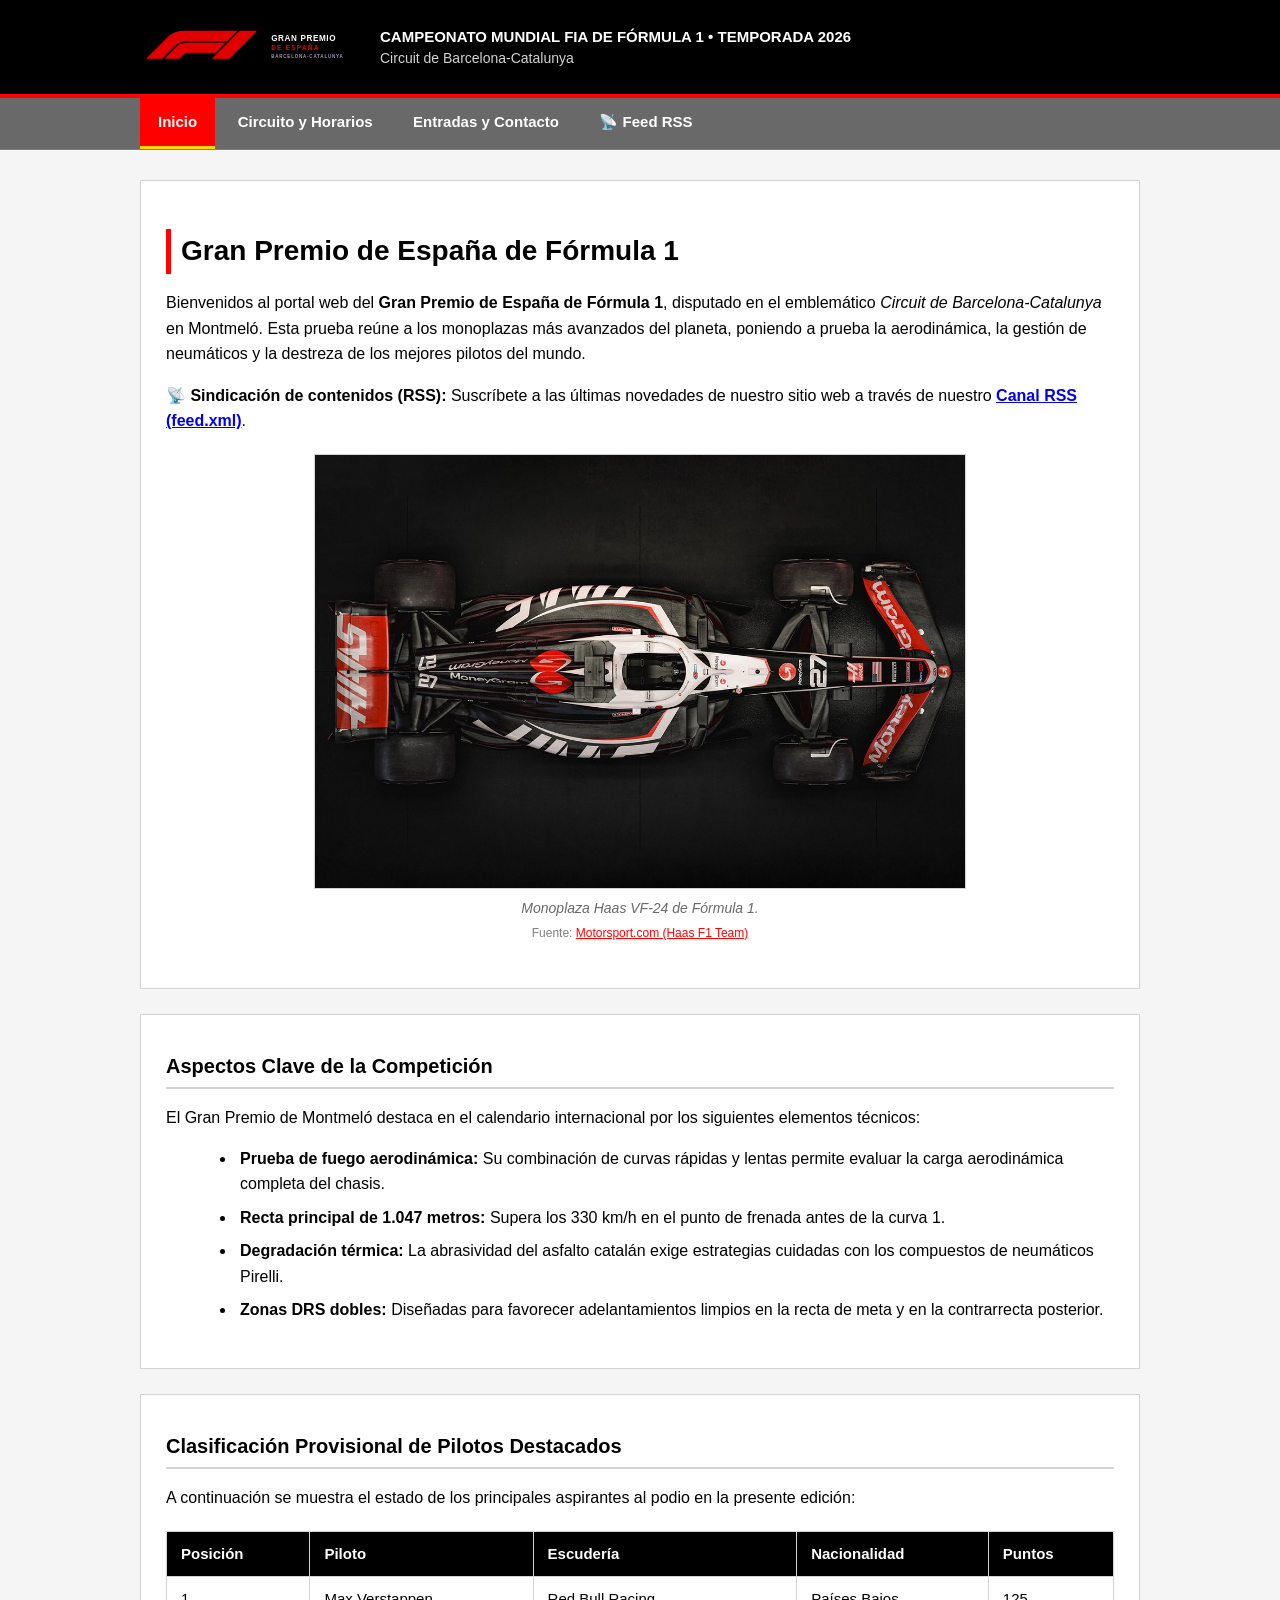
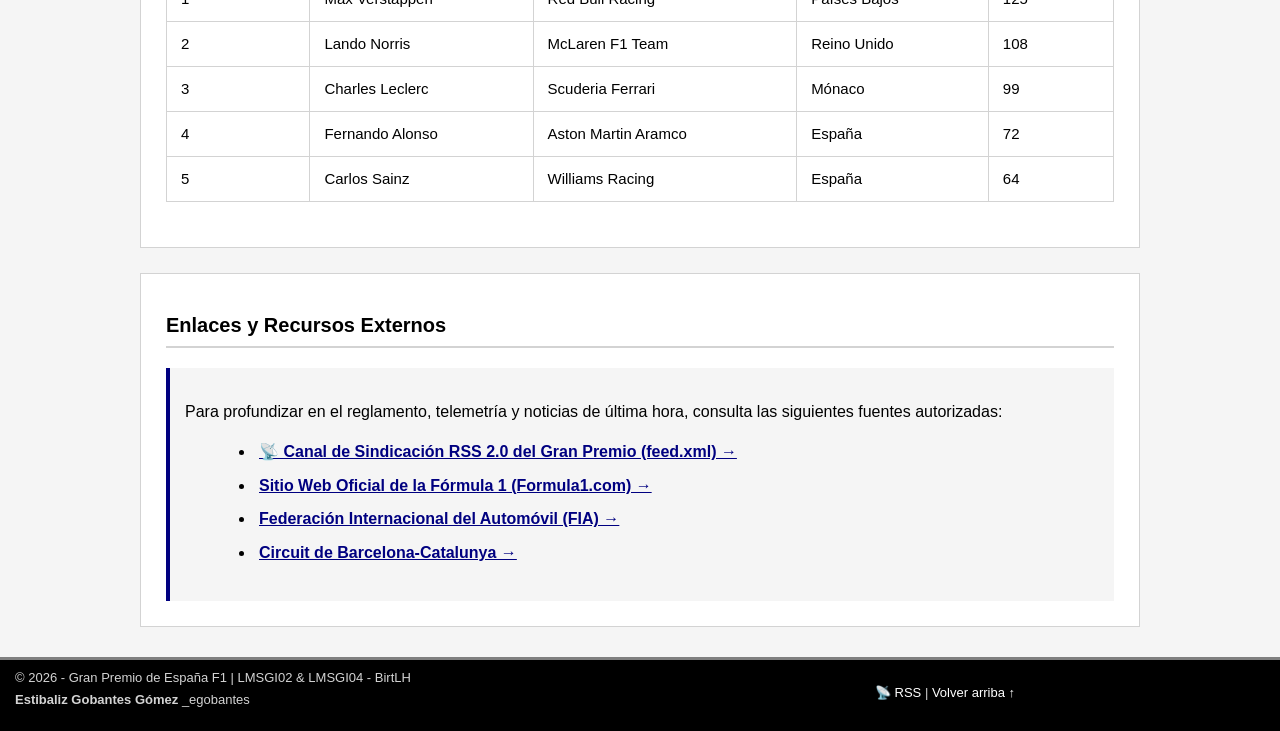
<file: index.html>
<!DOCTYPE html>
<html lang="es">

<head>
    <!--
        ACTIVIDAD: LMSGI02.1 y LMSGI04.1 - Lenguajes de Marcas en Entornos Web y Sindicación RSS
        index.html (Página Principal del Gran Premio con enlace a feed.xml)
        Estibaliz Gobantes Gómez_egobantes
    -->
    <meta charset="UTF-8">
    <title>Gran Premio de España F1 - Portada</title>
    <!-- Enlace a la hoja de estilos-->
    <link rel="stylesheet" href="estilos/estilos.css">
    <!-- Autodescubrimiento del canal RSS 2.0 (LMSGI04) -->
    <link rel="alternate" type="application/rss+xml" title="Canal RSS - Gran Premio de España F1" href="feed.xml">
</head>

<body>
    <!-- Encabezado página -->
    <header>
        <div class="contenedor-cabecera">
            <a href="index.html" class="enlace-logo">
                <!-- Imagen del logo con texto -->
                <img src="imagenes/logo_f1.svg" alt="Logotipo oficial del Gran Premio de España de Fórmula 1"
                    class="logo">
            </a>
            <div class="subtitulo-cabecera">
                <p class="linea-titulo">CAMPEONATO MUNDIAL FIA DE FÓRMULA 1 &bull; TEMPORADA 2026</p>
                <p class="linea-subtitulo">Circuit de Barcelona-Catalunya</p>
            </div>
        </div>
    </header>

    <!-- Menú de navegación -->
    <nav>
        <ul class="menu-navegacion">
            <li class="elemento-menu"><a href="index.html" class="enlace-menu pagina-activa">Inicio</a></li>
            <li class="elemento-menu"><a href="circuito.html" class="enlace-menu">Circuito y Horarios</a></li>
            <li class="elemento-menu"><a href="contacto.html" class="enlace-menu">Entradas y Contacto</a></li>
            <li class="elemento-menu"><a href="feed.xml" class="enlace-menu" target="_blank">📡 Feed RSS</a></li>
        </ul>
    </nav>

    <!-- Contenido de la página -->
    <main>
        <!-- Bienvenida y presentación -->
        <article>
            <h1>Gran Premio de España de Fórmula 1</h1>
            <p>
                Bienvenidos al portal web del <strong>Gran Premio de España de Fórmula 1</strong>, disputado en el
                emblemático <em>Circuit de Barcelona-Catalunya</em> en Montmeló. Esta prueba reúne a los monoplazas
                más avanzados del planeta, poniendo a prueba la aerodinámica, la gestión de neumáticos y la destreza
                de los mejores pilotos del mundo.
            </p>
            <p>
                <strong>📡 Sindicación de contenidos (RSS):</strong> Suscríbete a las últimas novedades de nuestro sitio web a través de nuestro <a href="feed.xml" target="_blank"><strong>Canal RSS (feed.xml)</strong></a>.
            </p>
            <figure class="contenedor-imagen">
                <img src="imagenes/haas_vf24.jpg"
                    alt="Monoplaza Haas VF-24 de Fórmula 1 durante la presentación oficial de su decoración"
                    class="imagen-centrada">
                <figcaption>
                    Monoplaza Haas VF-24 de Fórmula 1.
                    <span class="fuente-imagen">Fuente: <a
                            href="https://es.motorsport.com/f1/galleries/haas-decoracion-coche-vf24/1725/#68245788"
                            target="_blank">Motorsport.com (Haas F1 Team)</a></span>
                </figcaption>
            </figure>
        </article>

        <!-- Sección LISTA-->
        <section>
            <h2>Aspectos Clave de la Competición</h2>
            <p>El Gran Premio de Montmeló destaca en el calendario internacional por los siguientes elementos técnicos:
            </p>
            <ul class="lista-destacada">
                <li><strong>Prueba de fuego aerodinámica:</strong> Su combinación de curvas rápidas y lentas permite
                    evaluar la carga aerodinámica completa del chasis.</li>
                <li><strong>Recta principal de 1.047 metros:</strong> Supera los 330 km/h en el punto de frenada antes
                    de la curva 1.</li>
                <li><strong>Degradación térmica:</strong> La abrasividad del asfalto catalán exige estrategias cuidadas
                    con los compuestos de neumáticos Pirelli.</li>
                <li><strong>Zonas DRS dobles:</strong> Diseñadas para favorecer adelantamientos limpios en la recta de
                    meta y en la contrarrecta posterior.</li>
            </ul>
        </section>

        <!-- Sección TABLA CLASIFICACIÓN -->
        <section>
            <h2>Clasificación Provisional de Pilotos Destacados</h2>
            <p>A continuación se muestra el estado de los principales aspirantes al podio en la presente edición:</p>
            <table class="tabla-datos">
                <thead>
                    <tr>
                        <th>Posición</th>
                        <th>Piloto</th>
                        <th>Escudería</th>
                        <th>Nacionalidad</th>
                        <th>Puntos</th>
                    </tr>
                </thead>
                <tbody>
                    <tr>
                        <td>1</td>
                        <td>Max Verstappen</td>
                        <td>Red Bull Racing</td>
                        <td>Países Bajos</td>
                        <td>125</td>
                    </tr>
                    <tr>
                        <td>2</td>
                        <td>Lando Norris</td>
                        <td>McLaren F1 Team</td>
                        <td>Reino Unido</td>
                        <td>108</td>
                    </tr>
                    <tr>
                        <td>3</td>
                        <td>Charles Leclerc</td>
                        <td>Scuderia Ferrari</td>
                        <td>Mónaco</td>
                        <td>99</td>
                    </tr>
                    <tr>
                        <td>4</td>
                        <td>Fernando Alonso</td>
                        <td>Aston Martin Aramco</td>
                        <td>España</td>
                        <td>72</td>
                    </tr>
                    <tr>
                        <td>5</td>
                        <td>Carlos Sainz</td>
                        <td>Williams Racing</td>
                        <td>España</td>
                        <td>64</td>
                    </tr>
                </tbody>
            </table>
        </section>

        <!-- ENLACES  -->
        <section>
            <h2>Enlaces y Recursos Externos</h2>
            <div class="tarjeta-enlaces">
                <p>Para profundizar en el reglamento, telemetría y noticias de última hora, consulta las siguientes
                    fuentes autorizadas:</p>
                <ul class="lista-destacada">
                    <li>
                        <a href="feed.xml" target="_blank">
                            📡 Canal de Sindicación RSS 2.0 del Gran Premio (feed.xml) &rarr;
                        </a>
                    </li>
                    <li>
                        <a href="https://www.formula1.com" target="_blank">
                            Sitio Web Oficial de la Fórmula 1 (Formula1.com) &rarr;
                        </a>
                    </li>
                    <li>
                        <a href="https://www.fia.com" target="_blank">
                            Federación Internacional del Automóvil (FIA) &rarr;
                        </a>
                    </li>
                    <li>
                        <a href="https://www.circuitcat.com" target="_blank">
                            Circuit de Barcelona-Catalunya &rarr;
                        </a>
                    </li>
                </ul>
            </div>
        </section>

    </main>

    <!-- Pie de página -->
    <footer>
        <div class="contenedor-pie">
            <div class="creditos-pie">
                <p>&copy; 2026 - Gran Premio de España F1 | LMSGI02 &amp; LMSGI04 - BirtLH</p>
                <p><strong>Estibaliz Gobantes Gómez </strong>_egobantes</p>
            </div>
            <div class="enlaces-pie">
                <p><a href="feed.xml" target="_blank">📡 RSS</a> | <a href="index.html">Volver arriba &uarr;</a></p>
            </div>
        </div>
    </footer>

</body>

</html>
</file>
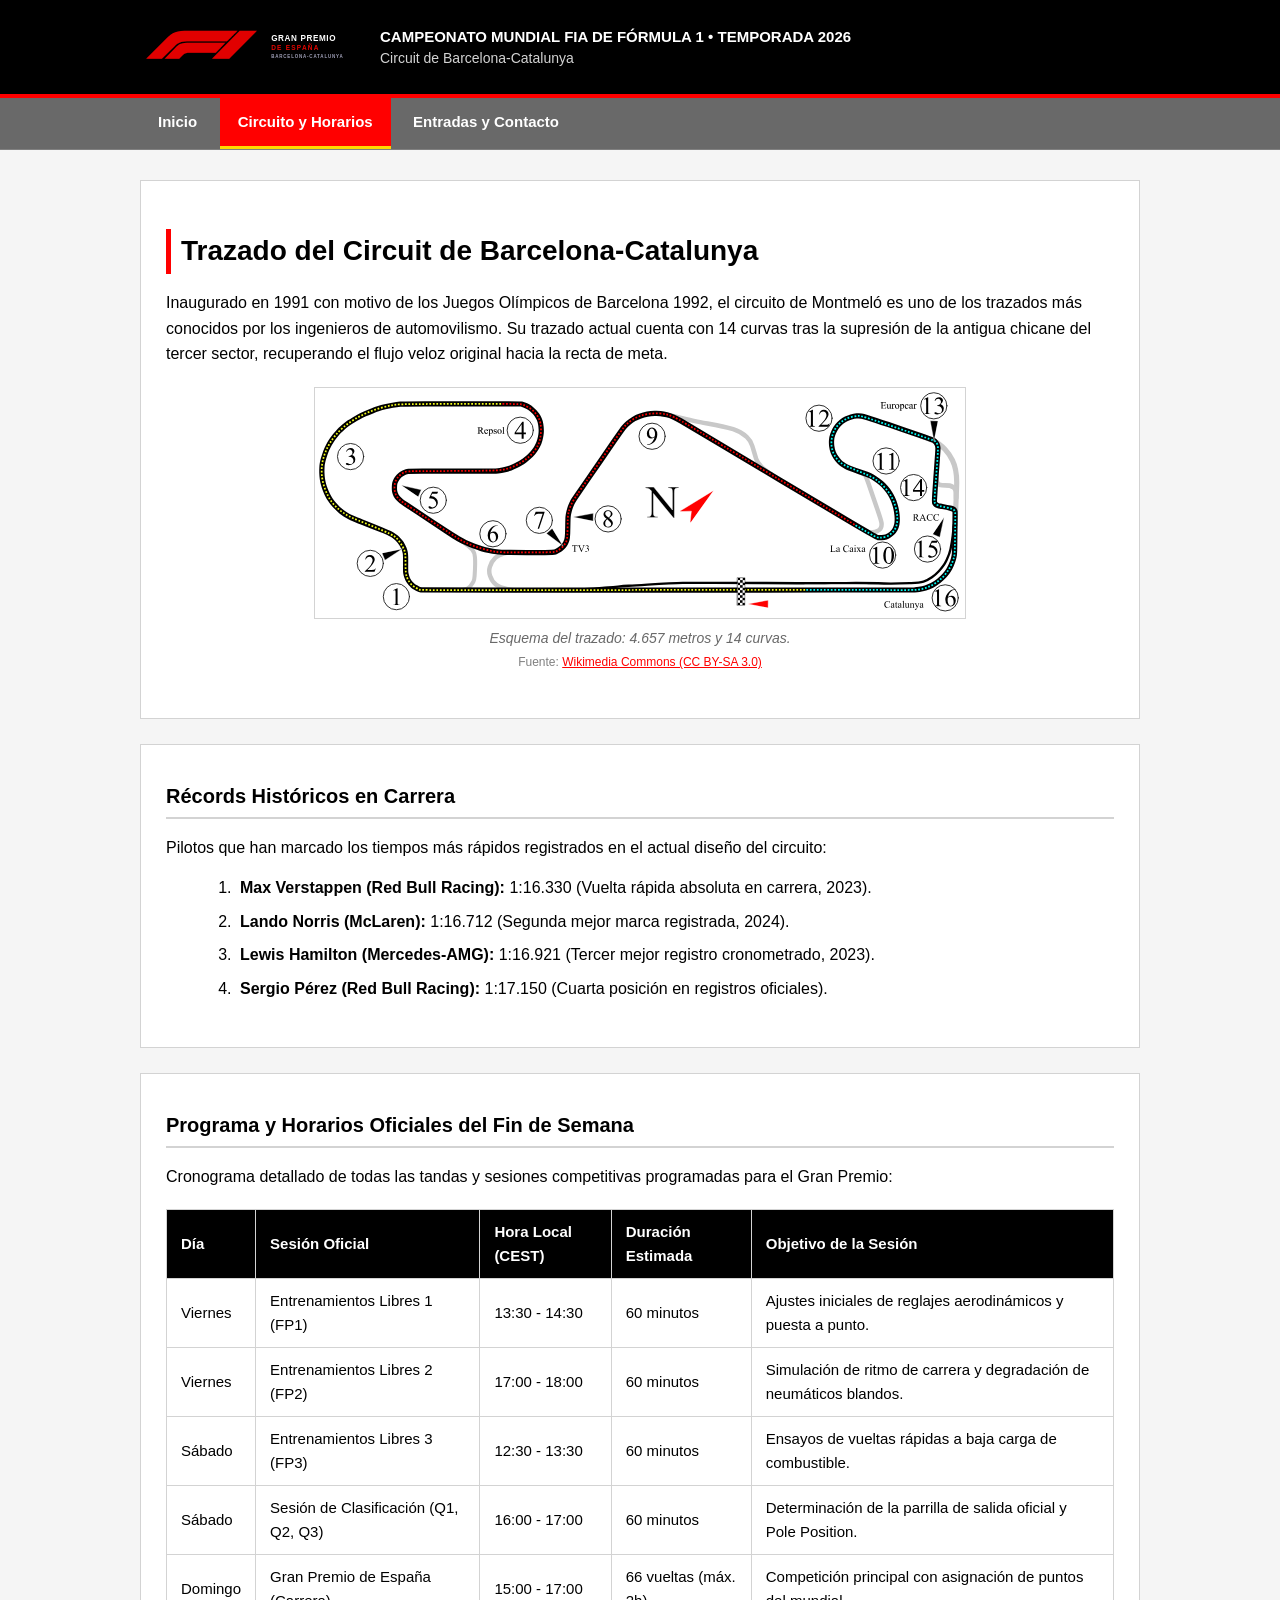
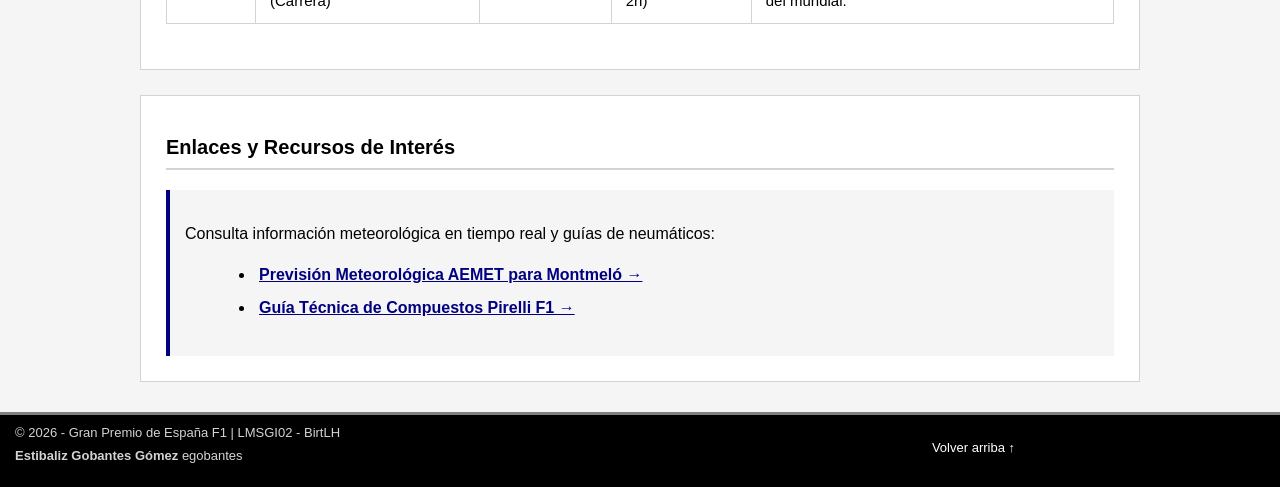
<file: circuito.html>
<!DOCTYPE html>
<html lang="es">

<head>
    <!--
        ACTIVIDAD: LMSGI02.1 - Lenguajes de Marcas en Entornos Web (HTML y CSS)
        circuito.html (Ficha Técnica y Horarios del Circuito)
        Estibaliz Gobantes Gómez_egobantes
    -->
    <meta charset="UTF-8">
    <title>Gran Premio de España F1 - Circuito y Horarios</title>
    <!-- Enlace a la hoja de estilos-->
    <link rel="stylesheet" href="estilos/estilos.css">
</head>

<body>

    <!-- Encabezado general -->
    <header>
        <div class="contenedor-cabecera">
            <a href="index.html" class="enlace-logo">
                <img src="imagenes/logo_f1.svg" alt="Logotipo oficial del Gran Premio de España de Fórmula 1"
                    class="logo">
            </a>
            <div class="subtitulo-cabecera">
                <p class="linea-titulo">CAMPEONATO MUNDIAL FIA DE FÓRMULA 1 &bull; TEMPORADA 2026</p>
                <p class="linea-subtitulo">Circuit de Barcelona-Catalunya</p>
            </div>
        </div>
    </header>

    <!-- Menú de navegación -->
    <nav>
        <ul class="menu-navegacion">
            <li class="elemento-menu"><a href="index.html" class="enlace-menu">Inicio</a></li>
            <li class="elemento-menu"><a href="circuito.html" class="enlace-menu pagina-activa">Circuito y Horarios</a>
            </li>
            <li class="elemento-menu"><a href="contacto.html" class="enlace-menu">Entradas y Contacto</a></li>
        </ul>
    </nav>

    <main>

        <!-- Artículo de presentación del circuito y trazado -->
        <article>
            <h1>Trazado del Circuit de Barcelona-Catalunya</h1>
            <p>
                Inaugurado en 1991 con motivo de los Juegos Olímpicos de Barcelona 1992, el circuito de Montmeló
                es uno de los trazados más conocidos por los ingenieros de automovilismo. Su trazado actual cuenta
                con 14 curvas tras la supresión de la antigua chicane del tercer sector, recuperando el flujo
                veloz original hacia la recta de meta.
            </p>

            <figure class="contenedor-imagen">
                <img src="imagenes/circuito_montmelo.svg"
                    alt="Plano técnico con las curvas, recta de meta y zonas DRS del Circuit de Barcelona-Catalunya"
                    class="imagen-centrada">
                <figcaption>
                    Esquema del trazado: 4.657 metros y 14 curvas.
                    <span class="fuente-imagen">Fuente: <a
                            href="https://commons.wikimedia.org/wiki/File:Formula1_Circuit_Catalunya_2021.svg"
                            target="_blank">Wikimedia Commons (CC BY-SA 3.0)</a></span>
                </figcaption>
            </figure>
        </article>

        <!-- Sección LISTA carreras -->
        <section>
            <h2>Récords Históricos en Carrera</h2>
            <p>Pilotos que han marcado los tiempos más rápidos registrados en el actual diseño del circuito:</p>

            <ol class="lista-destacada">
                <li><strong>Max Verstappen (Red Bull Racing):</strong> 1:16.330 (Vuelta rápida absoluta en carrera,
                    2023).</li>
                <li><strong>Lando Norris (McLaren):</strong> 1:16.712 (Segunda mejor marca registrada, 2024).</li>
                <li><strong>Lewis Hamilton (Mercedes-AMG):</strong> 1:16.921 (Tercer mejor registro cronometrado, 2023).
                </li>
                <li><strong>Sergio Pérez (Red Bull Racing):</strong> 1:17.150 (Cuarta posición en registros oficiales).
                </li>
            </ol>
        </section>

        <!-- Sección TABLA horarios-->
        <section>
            <h2>Programa y Horarios Oficiales del Fin de Semana</h2>
            <p>Cronograma detallado de todas las tandas y sesiones competitivas programadas para el Gran Premio:</p>

            <table class="tabla-datos">
                <thead>
                    <tr>
                        <th>Día</th>
                        <th>Sesión Oficial</th>
                        <th>Hora Local (CEST)</th>
                        <th>Duración Estimada</th>
                        <th>Objetivo de la Sesión</th>
                    </tr>
                </thead>
                <tbody>
                    <tr>
                        <td>Viernes</td>
                        <td>Entrenamientos Libres 1 (FP1)</td>
                        <td>13:30 - 14:30</td>
                        <td>60 minutos</td>
                        <td>Ajustes iniciales de reglajes aerodinámicos y puesta a punto.</td>
                    </tr>
                    <tr>
                        <td>Viernes</td>
                        <td>Entrenamientos Libres 2 (FP2)</td>
                        <td>17:00 - 18:00</td>
                        <td>60 minutos</td>
                        <td>Simulación de ritmo de carrera y degradación de neumáticos blandos.</td>
                    </tr>
                    <tr>
                        <td>Sábado</td>
                        <td>Entrenamientos Libres 3 (FP3)</td>
                        <td>12:30 - 13:30</td>
                        <td>60 minutos</td>
                        <td>Ensayos de vueltas rápidas a baja carga de combustible.</td>
                    </tr>
                    <tr>
                        <td>Sábado</td>
                        <td>Sesión de Clasificación (Q1, Q2, Q3)</td>
                        <td>16:00 - 17:00</td>
                        <td>60 minutos</td>
                        <td>Determinación de la parrilla de salida oficial y Pole Position.</td>
                    </tr>
                    <tr>
                        <td>Domingo</td>
                        <td>Gran Premio de España (Carrera)</td>
                        <td>15:00 - 17:00</td>
                        <td>66 vueltas (máx. 2h)</td>
                        <td>Competición principal con asignación de puntos del mundial.</td>
                    </tr>
                </tbody>
            </table>
        </section>

        <!-- Sección de enlaces externos -->
        <section>
            <h2>Enlaces y Recursos de Interés</h2>
            <div class="tarjeta-enlaces">
                <p>Consulta información meteorológica en tiempo real y guías de neumáticos:</p>
                <ul class="lista-destacada">
                    <li>
                        <a href="https://www.aemet.es" target="_blank">
                            Previsión Meteorológica AEMET para Montmeló &rarr;
                        </a>
                    </li>
                    <li>
                        <a href="https://www.pirelli.com/tyres/en-ww/motorsport/f1" target="_blank">
                            Guía Técnica de Compuestos Pirelli F1 &rarr;
                        </a>
                    </li>
                </ul>
            </div>
        </section>

    </main>

    <!-- Pie de página-->
    <footer>
        <div class="contenedor-pie">
            <div class="creditos-pie">
                <p>&copy; 2026 - Gran Premio de España F1 | LMSGI02 - BirtLH</p>
                <p><strong>Estibaliz Gobantes Gómez </strong>egobantes</p>
            </div>
            <div class="enlaces-pie">
                <p><a href="circuito.html">Volver arriba &uarr;</a></p>
            </div>
        </div>
    </footer>

</body>

</html>
</file>
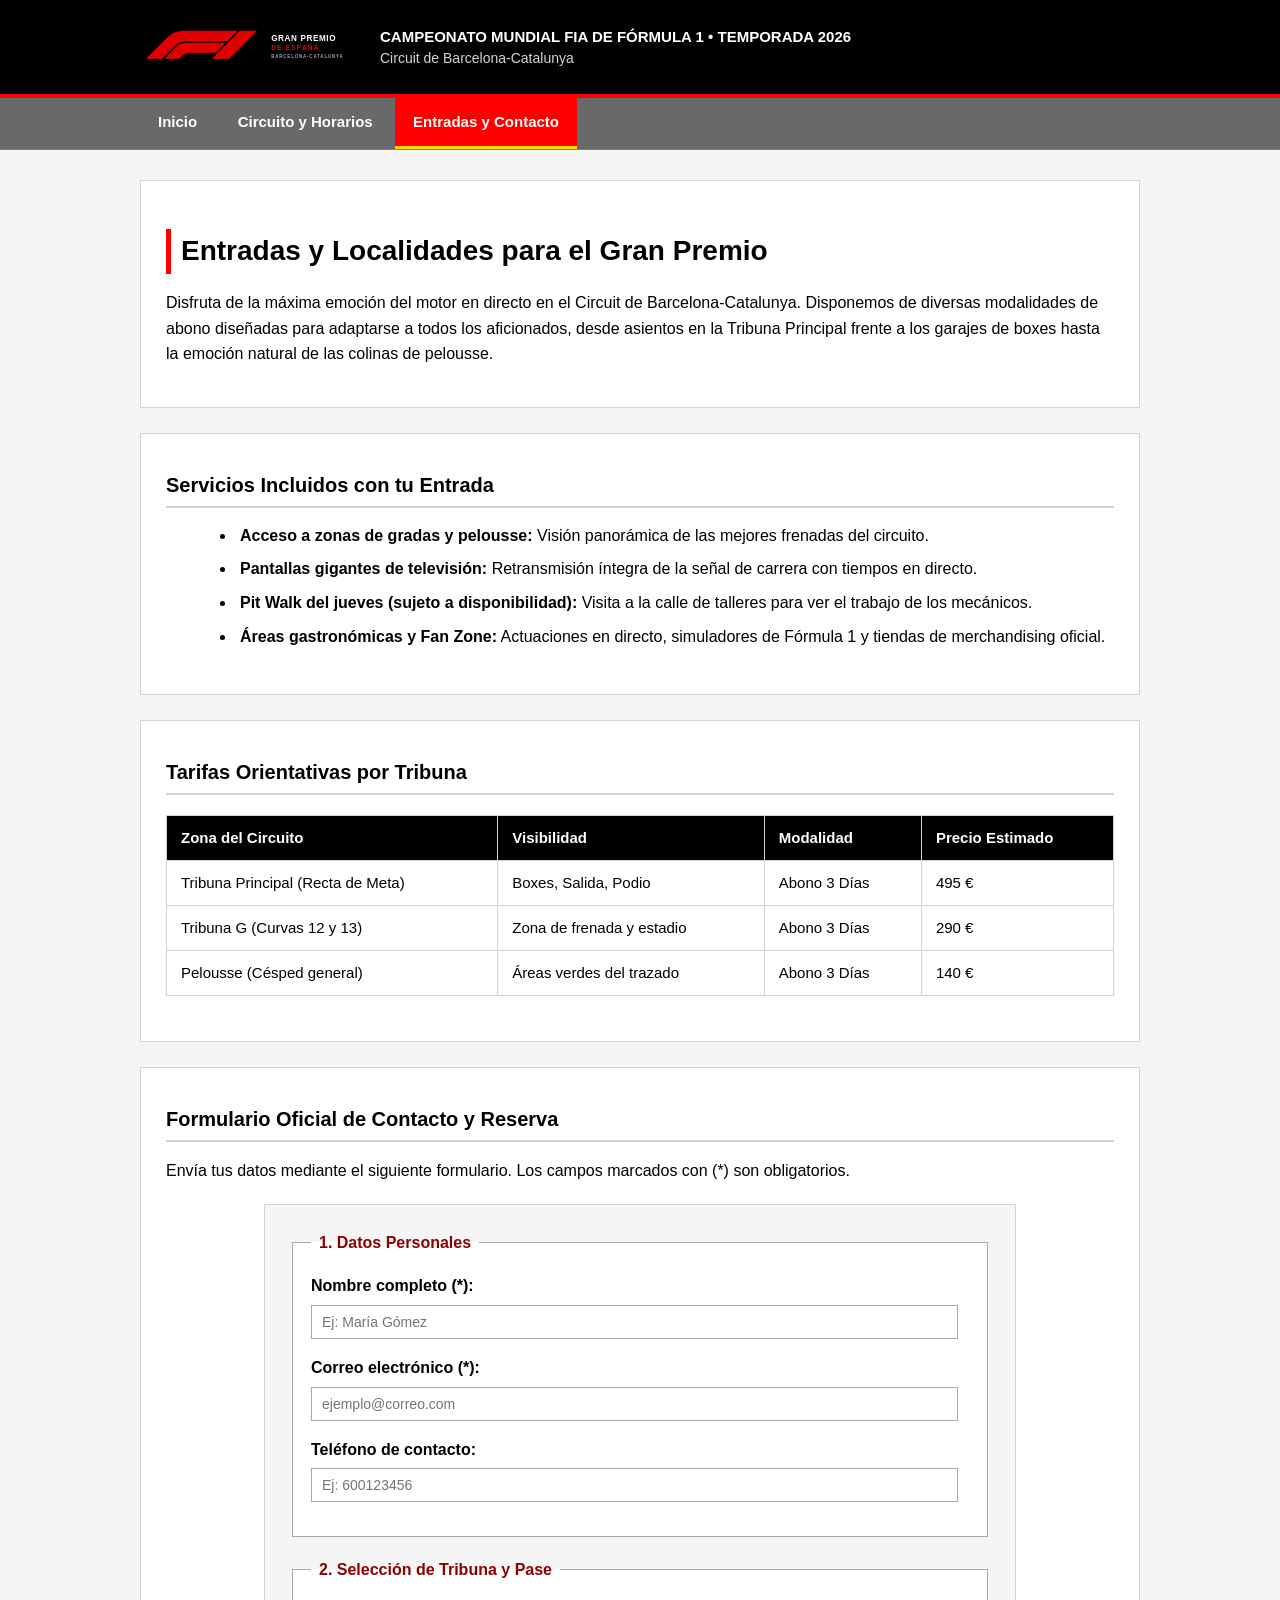
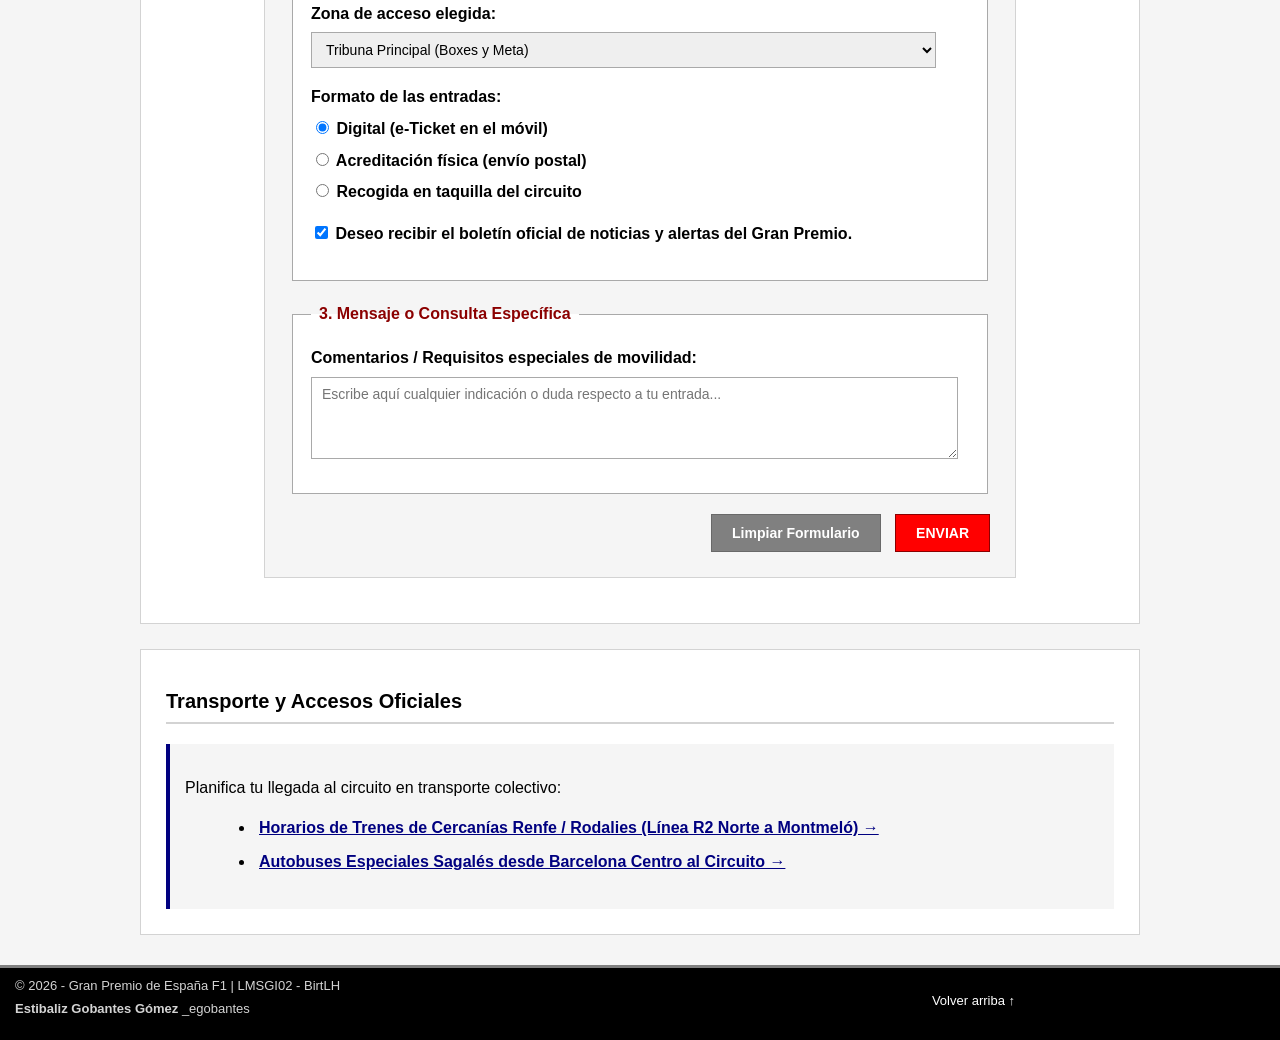
<file: contacto.html>
<!DOCTYPE html>
<html lang="es">

<head>
    <!--
        ACTIVIDAD: LMSGI02.1 - Lenguajes de Marcas en Entornos Web (HTML y CSS)
        contacto.html (Entradas y Formulario de Contacto)
        Estibaliz Gobantes Gómez_egobantes
    -->
    <meta charset="UTF-8">
    <title>Gran Premio de España F1 - Entradas y Contacto</title>
    <!-- Enlace a la hoja de estilos-->
    <link rel="stylesheet" href="estilos/estilos.css">
</head>

<body>
    <!-- Encabezado general -->
    <header>
        <div class="contenedor-cabecera">
            <a href="index.html" class="enlace-logo">
                <img src="imagenes/logo_f1.svg" alt="Logotipo oficial del Gran Premio de España de Fórmula 1"
                    class="logo">
            </a>
            <div class="subtitulo-cabecera">
                <p class="linea-titulo">CAMPEONATO MUNDIAL FIA DE FÓRMULA 1 &bull; TEMPORADA 2026</p>
                <p class="linea-subtitulo">Circuit de Barcelona-Catalunya</p>
            </div>
        </div>
    </header>

    <!-- Menú de navegación -->
    <nav>
        <ul class="menu-navegacion">
            <li class="elemento-menu"><a href="index.html" class="enlace-menu">Inicio</a></li>
            <li class="elemento-menu"><a href="circuito.html" class="enlace-menu">Circuito y Horarios</a></li>
            <li class="elemento-menu"><a href="contacto.html" class="enlace-menu pagina-activa">Entradas y Contacto</a>
            </li>
        </ul>
    </nav>

    <main>
        <!-- Venta de entradas -->
        <article>
            <h1>Entradas y Localidades para el Gran Premio</h1>
            <p>
                Disfruta de la máxima emoción del motor en directo en el Circuit de Barcelona-Catalunya.
                Disponemos de diversas modalidades de abono diseñadas para adaptarse a todos los aficionados,
                desde asientos en la Tribuna Principal frente a los garajes de boxes hasta la emoción natural
                de las colinas de pelousse.
            </p>
        </article>

        <!-- Lista de servicios -->
        <section>
            <h2>Servicios Incluidos con tu Entrada</h2>
            <ul class="lista-destacada">
                <li><strong>Acceso a zonas de gradas y pelousse:</strong> Visión panorámica de las mejores frenadas del
                    circuito.</li>
                <li><strong>Pantallas gigantes de televisión:</strong> Retransmisión íntegra de la señal de carrera con
                    tiempos en directo.</li>
                <li><strong>Pit Walk del jueves (sujeto a disponibilidad):</strong> Visita a la calle de talleres para
                    ver el trabajo de los mecánicos.</li>
                <li><strong>Áreas gastronómicas y Fan Zone:</strong> Actuaciones en directo, simuladores de Fórmula 1 y
                    tiendas de merchandising oficial.</li>
            </ul>
        </section>

        <!-- TABLA tarifas -->
        <section>
            <h2>Tarifas Orientativas por Tribuna</h2>
            <table class="tabla-datos">
                <thead>
                    <tr>
                        <th>Zona del Circuito</th>
                        <th>Visibilidad</th>
                        <th>Modalidad</th>
                        <th>Precio Estimado</th>
                    </tr>
                </thead>
                <tbody>
                    <tr>
                        <td>Tribuna Principal (Recta de Meta)</td>
                        <td>Boxes, Salida, Podio</td>
                        <td>Abono 3 Días</td>
                        <td>495 &euro;</td>
                    </tr>
                    <tr>
                        <td>Tribuna G (Curvas 12 y 13)</td>
                        <td>Zona de frenada y estadio</td>
                        <td>Abono 3 Días</td>
                        <td>290 &euro;</td>
                    </tr>
                    <tr>
                        <td>Pelousse (Césped general)</td>
                        <td>Áreas verdes del trazado</td>
                        <td>Abono 3 Días</td>
                        <td>140 &euro;</td>
                    </tr>
                </tbody>
            </table>
        </section>

        <!-- FORMULARIO -->
        <section>
            <h2>Formulario Oficial de Contacto y Reserva</h2>
            <p>Envía tus datos mediante el siguiente formulario. Los campos marcados con (*) son obligatorios.</p>

            <form action="mailto:entradas-f1@birt.eus" method="post" enctype="text/plain" class="formulario-contacto"
                id="formContacto">

                <!-- Datos de contacto -->
                <fieldset>
                    <legend>1. Datos Personales</legend>

                    <div class="campo-formulario">
                        <label for="nombre">Nombre completo (*):</label>
                        <input type="text" id="nombre" name="Nombre" placeholder="Ej: María Gómez" required>
                    </div>

                    <div class="campo-formulario">
                        <label for="correo">Correo electrónico (*):</label>
                        <input type="email" id="correo" name="Email" placeholder="ejemplo@correo.com" required>
                    </div>

                    <div class="campo-formulario">
                        <label for="telefono">Teléfono de contacto:</label>
                        <input type="text" id="telefono" name="Telefono" placeholder="Ej: 600123456">
                    </div>
                </fieldset>

                <!-- 2. Preferencias Reserva -->
                <fieldset>
                    <legend>2. Selección de Tribuna y Pase</legend>

                    <div class="campo-formulario">
                        <label for="zona">Zona de acceso elegida:</label>
                        <select id="zona" name="Zona">
                            <option value="principal">Tribuna Principal (Boxes y Meta)</option>
                            <option value="tribuna_g">Tribuna G (Zona Estadio)</option>
                            <option value="tribuna_f">Tribuna F (Fin de Recta)</option>
                            <option value="pelousse">Pelousse (Admisión General)</option>
                        </select>
                    </div>

                    <div class="campo-formulario">
                        <label>Formato de las entradas:</label>
                        <div class="grupo-radio">
                            <label class="opcion-radio">
                                <input type="radio" name="FormatoEntrada" value="Digital" checked> Digital (e-Ticket en el móvil)
                            </label>
                            <label class="opcion-radio">
                                <input type="radio" name="FormatoEntrada" value="Fisico"> Acreditación física (envío postal)
                            </label>
                            <label class="opcion-radio">
                                <input type="radio" name="FormatoEntrada" value="Taquilla"> Recogida en taquilla del circuito
                            </label>
                        </div>
                    </div>

                    <div class="campo-formulario">
                        <label class="opcion-casilla">
                            <input type="checkbox" id="newsletter" name="Newsletter" value="Si" checked>
                            Deseo recibir el boletín oficial de noticias y alertas del Gran Premio.
                        </label>
                    </div>
                </fieldset>

                <!--3: Observaciones -->
                <fieldset>
                    <legend>3. Mensaje o Consulta Específica</legend>

                    <div class="campo-formulario">
                        <label for="mensaje">Comentarios / Requisitos especiales de movilidad:</label>
                        <textarea id="mensaje" name="Mensaje" rows="4"
                            placeholder="Escribe aquí cualquier indicación o duda respecto a tu entrada..."></textarea>
                    </div>
                </fieldset>

                <!-- Botones formulario-->
                <div class="botones-formulario">
                    <button type="reset" class="boton boton-secundario">Limpiar Formulario</button>
                    <button type="submit" class="boton boton-primario">ENVIAR</button>
                </div>

            </form>
        </section>

        <!-- Sección de enlaces -->
        <section>
            <h2>Transporte y Accesos Oficiales</h2>
            <div class="tarjeta-enlaces">
                <p>Planifica tu llegada al circuito en transporte colectivo:</p>
                <ul class="lista-destacada">
                    <li>
                        <a href="https://rodalies.gencat.cat" target="_blank">
                            Horarios de Trenes de Cercanías Renfe / Rodalies (Línea R2 Norte a Montmeló) &rarr;
                        </a>
                    </li>
                    <li>
                        <a href="https://www.sagales.com" target="_blank">
                            Autobuses Especiales Sagalés desde Barcelona Centro al Circuito &rarr;
                        </a>
                    </li>
                </ul>
            </div>
        </section>

    </main>

    <!-- Pie de página -->
    <footer>
        <div class="contenedor-pie">
            <div class="creditos-pie">
                <p>&copy; 2026 - Gran Premio de España F1 | LMSGI02 - BirtLH</p>
                <p><strong>Estibaliz Gobantes Gómez </strong>_egobantes</p>
            </div>
            <div class="enlaces-pie">
                <p><a href="contacto.html">Volver arriba &uarr;</a></p>
            </div>
        </div>
    </footer>

</body>

</html>
</file>
<file: estilos/estilos.css>
/* HOJA DE ESTILOS GENERAL - GRAN PREMIO DE ESPAÑA F1
   Unidad: LMSGI02 - HTML y CSS
   Estibaliz Gobantes Gómez_egobantes
*/

body {
    margin: 0;
    font-family: Arial, Helvetica, sans-serif;
    font-size: 16px;
    line-height: 1.6;
    color: black;
    background-color: whitesmoke;
}

/* ENCABEZADO PRINCIPAL Y LOGO */
header {
    background-color: black;
    color: white;
    padding: 25px 0;
    border-bottom: 4px solid red;
}

.contenedor-cabecera {
    max-width: 1000px;
    margin: 0 auto;
    height: 44px;
}

.enlace-logo {
    float: left;
    text-decoration: none;
}

.logo {
    width: 220px;
    height: auto;
    display: block;
}

.subtitulo-cabecera {
    float: left;
    margin-left: 20px;
    padding-top: 2px;
}

.subtitulo-cabecera p {
    margin: 0;
}

.subtitulo-cabecera .linea-titulo {
    font-size: 15px;
    font-weight: bold;
    color: white;
    text-transform: uppercase;
    line-height: 1.3;
}

.subtitulo-cabecera .linea-subtitulo {
    font-size: 14px;
    color: lightgray;
    line-height: 1.4;
    margin-top: 2px;
}

/* Menú de navegación */
nav {
    background-color: dimgray;
    border-bottom: 1px solid gray;
    clear: both;
}

/* Botones del menú */
.menu-navegacion {
    max-width: 1000px;
    margin: 0 auto;
    list-style-type: none;
    padding: 0;
}

.elemento-menu {
    display: inline-block;
}

.enlace-menu {
    display: block;
    padding: 12px 18px;
    color: white;
    text-decoration: none;
    font-weight: bold;
    font-size: 15px;
}

/* Botón de la página abierta */
.pagina-activa {
    background-color: red;
    color: white;
    border-bottom: 3px solid gold;
}

/* CONTENIDO PRINCIPAL y SECCIONES */
main {
    max-width: 1000px;
    margin: 30px auto;
    padding: 0 15px;
}

/* Cajas para sección o artículo */
section,
article {
    background-color: white;
    padding: 25px;
    margin-bottom: 25px;
    border: 1px solid lightgray;
}

/* TITULOS */
h1,
h2 {
    color: black;
    margin-bottom: 15px;
}

/* Título principal H1 */
h1 {
    font-size: 28px;
    border-left: 5px solid red;
    padding-left: 10px;
}

/* Título H2 */
h2 {
    font-size: 20px;
    border-bottom: 2px solid lightgray;
    padding-bottom: 5px;
    margin-top: 10px;
}

/* Separación párrafos */
p {
    margin-bottom: 15px;
}

/* IMÁGENES */
.contenedor-imagen {
    text-align: center;
    margin: 20px 0;
}

.imagen-centrada {
    width: 650px;
    height: auto;
    display: block;
    margin: 0 auto;
    border: 1px solid lightgray;
}

/* PIE DE FOTO */
figcaption {
    font-size: 14px;
    color: dimgray;
    margin-top: 8px;
    font-style: italic;
}

figcaption .fuente-imagen {
    display: block;
    margin-top: 4px;
    font-size: 12px;
    color: gray;
    font-style: normal;
}

figcaption a {
    color: red;
    text-decoration: underline;
}

/* LISTAS */
.lista-destacada {
    margin: 15px 0 20px 30px;
}

/* Separación entre elementos LISTA */
.lista-destacada li {
    margin-bottom: 8px;
    padding-left: 4px;
}

/* TABLAS*/
.tabla-datos {
    width: 100%;
    margin: 20px 0;
    border-collapse: collapse;
    font-size: 15px;
    background-color: white;
    border: 1px solid lightgray;
}

/* Cabecera TABLA */
.tabla-datos thead {
    background-color: black;
    color: white;
}

/* Celdas TABLA */
.tabla-datos th,
.tabla-datos td {
    padding: 10px 14px;
    text-align: left;
    border-bottom: 1px solid lightgray;
    border-right: 1px solid lightgray;
}

/* FORMULARIO */
.formulario-contacto {
    background-color: whitesmoke;
    border: 1px solid lightgray;
    padding: 25px;
    max-width: 700px;
    margin: 20px auto;
}

/* Campos agrupados*/
fieldset {
    border: 1px solid darkgray;
    padding: 18px;
    margin-bottom: 20px;
    background-color: white;
}

/* Título de campos agrupados */
legend {
    font-weight: bold;
    color: darkred;
    padding: 0 8px;
    font-size: 16px;
}

.campo-formulario {
    margin-bottom: 16px;
}

/* Etiqueta del campo */
.campo-formulario label {
    display: block;
    font-weight: bold;
    margin-bottom: 6px;
    color: black;
}

/* Controles */
.campo-formulario input[type="text"],
.campo-formulario input[type="email"],
.campo-formulario select,
.campo-formulario textarea {
    display: block;
    width: 95%;
    padding: 8px 10px;
    border: 1px solid darkgray;
    font-family: Arial, Helvetica, sans-serif;
    font-size: 14px;
}

.grupo-radio {
    margin-top: 6px;
}

.opcion-radio {
    display: inline-block;
    margin-right: 20px;
    font-weight: normal;
}

.opcion-casilla {
    display: block;
    font-weight: normal;
}

.botones-formulario {
    text-align: right;
    margin-top: 15px;
}

.boton {
    display: inline-block;
    padding: 10px 20px;
    font-family: Arial, Helvetica, sans-serif;
    font-weight: bold;
    font-size: 14px;
    margin-left: 10px;
}

/* Botón ENVIAR */
.boton-primario {
    background-color: red;
    color: white;
    border: 1px solid darkred;
}

/* Botón limpiar Formulario */
.boton-secundario {
    background-color: gray;
    color: white;
    border: 1px solid dimgray;
}

/* ENLACES EXTERNOS */
.tarjeta-enlaces {
    background-color: whitesmoke;
    border-left: 4px solid navy;
    padding: 15px;
    margin-top: 20px;
}

.tarjeta-enlaces a {
    color: navy;
    font-weight: bold;
    text-decoration: underline;
}

/* PIE DE PÁGINA */
footer {
    background-color: black;
    color: lightgray;
    padding: 6px 15px;
    margin-top: 30px;
    border-top: 3px solid gray;
    font-size: 13px;
    clear: both;
}

.contenedor-pie {
    max-width: 1000px;
    margin: 0 auto;
    display: inline-block;
    width: 100%;
}

.creditos-pie {
    float: left;
}

.creditos-pie p {
    margin: 2px 0;
}

.enlaces-pie {
    float: right;
    padding-top: 4px;
}

.enlaces-pie a {
    color: white;
    text-decoration: none;
}
</file>
